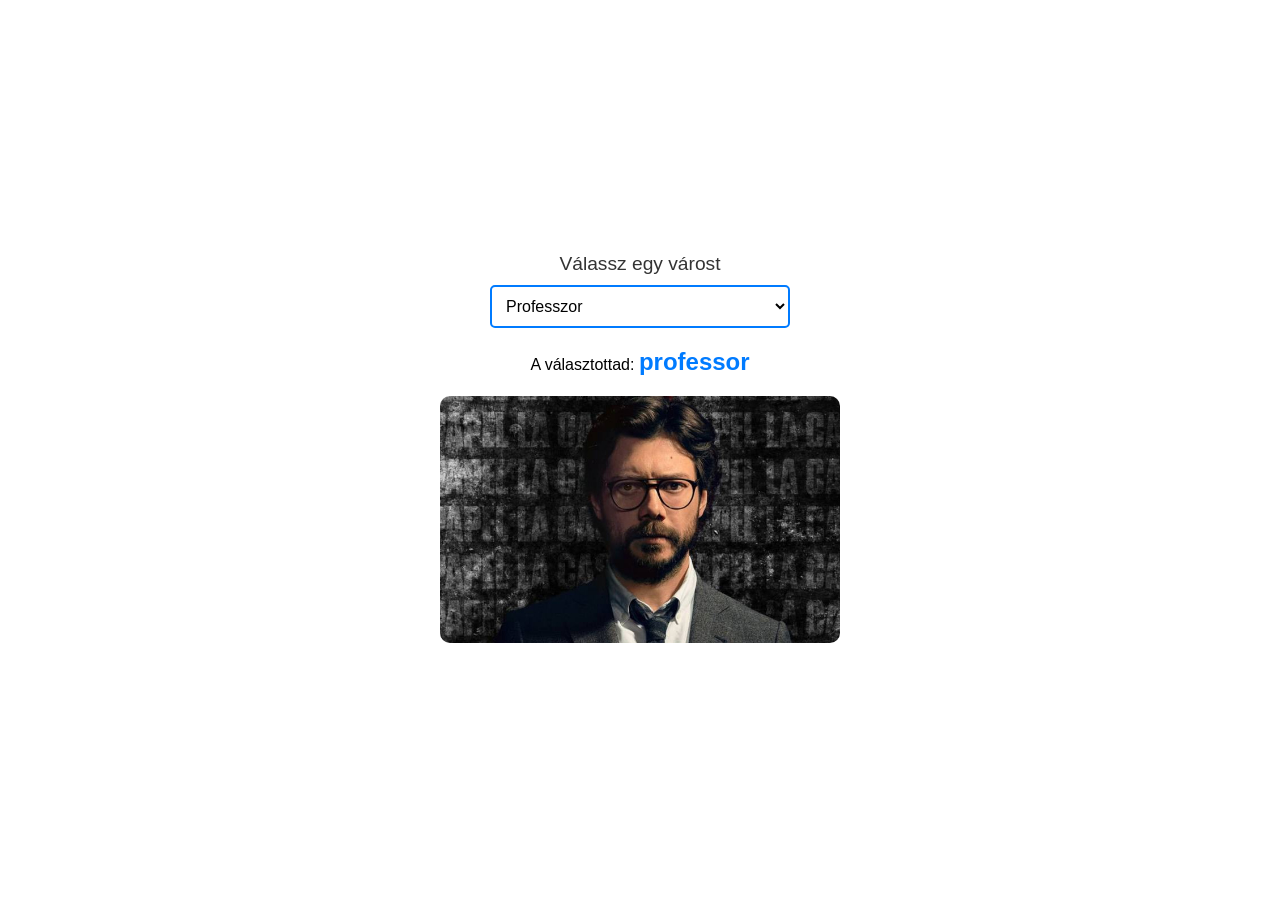
<file: 001_change_event/index.html>
<!DOCTYPE html>
<html lang="hu">

<head>
    <meta charset="UTF-8">
    <meta name="viewport" content="width=device-width, initial-scale=1.0">
    <title>Change Event</title>
    <link rel="stylesheet" href="style.css">
    <link rel="shortcut icon" href="./img/icon.svg" type="image/x-icon">
</head>

<body>
    <div class="container">
        <label for="city">Válassz egy várost</label>
        <select id="city" name="city">
            <option value="Berlin">Berlin</option>
            <option value="Tokyo">Tokyo</option>
            <option value="Rio">Rio</option>
            <option value="Nairobi">Nairobi</option>
            <option value="Lisbon">Lisszabon</option>
            <option value="Moscow">Moszkva</option>
            <option value="Denver">Denver</option>
            <option value="Stockholm">Stockholm</option>
            <option value="Helsinki">Helsinki</option>
            <option value="Professor" selected>Professzor</option>
        </select>
    </div>

    <div id="finish">
        <p>A választottad: <span id="demo">Berlin</span></p>
    
        <div id="image">
            
        </div>
    </div>

    <script src="script.js"></script>
</body>

</html>
</file>
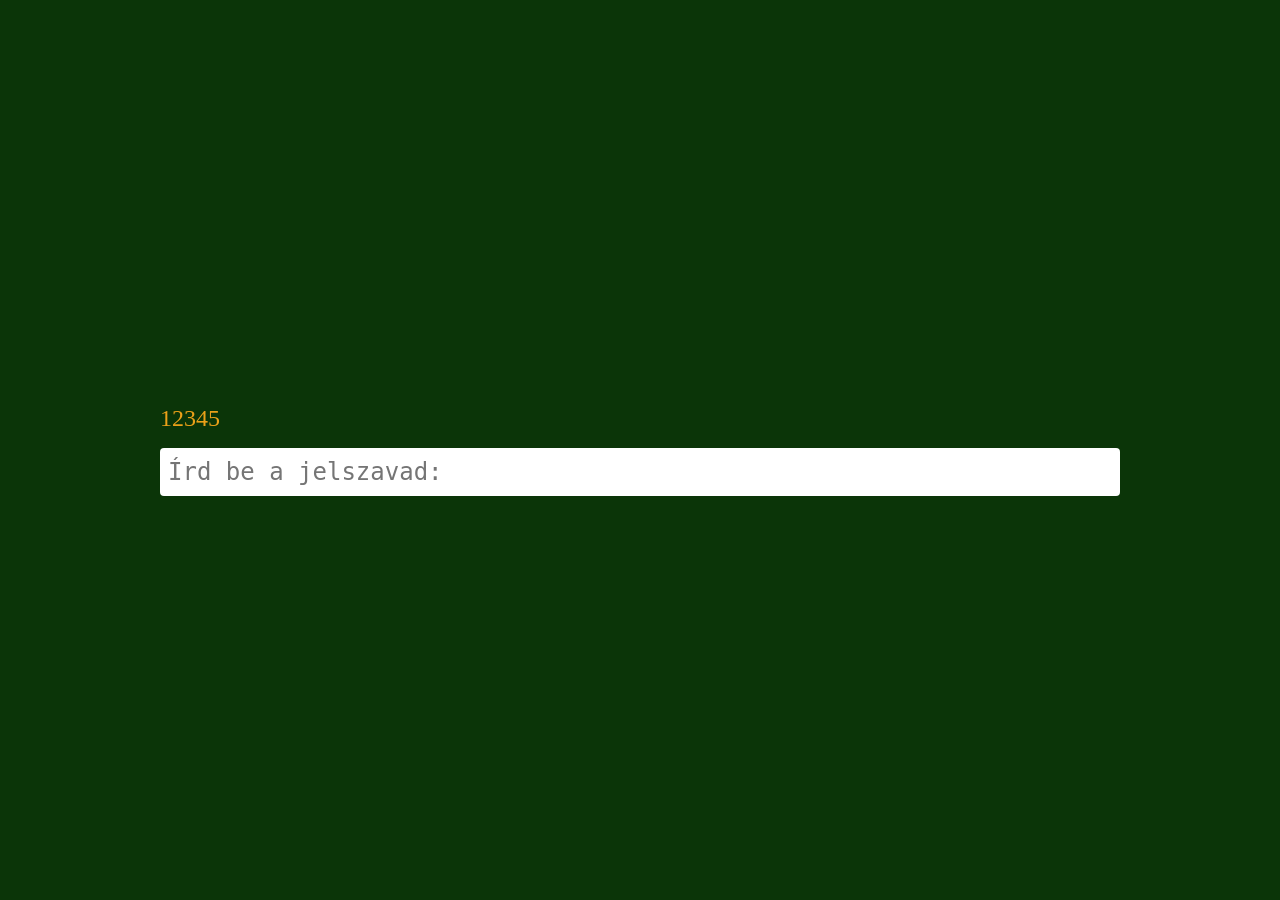
<file: 002_keypress_event/index.html>
<!DOCTYPE html>
<html lang="hu">
<head>
    <meta charset="UTF-8">
    <meta name="viewport" content="width=device-width, initial-scale=1.0">
    <title>Keypress-Keydown-Keyup event</title>
    <link rel="stylesheet" href="style.css">
</head>
<body>
    <div class="container">
        <span id="demo">12345</span>

        <textarea name="area" id="area" placeholder="Írd be a jelszavad:"></textarea>
    </div>

    <script src="script.js"></script>
</body>
</html>
</file>
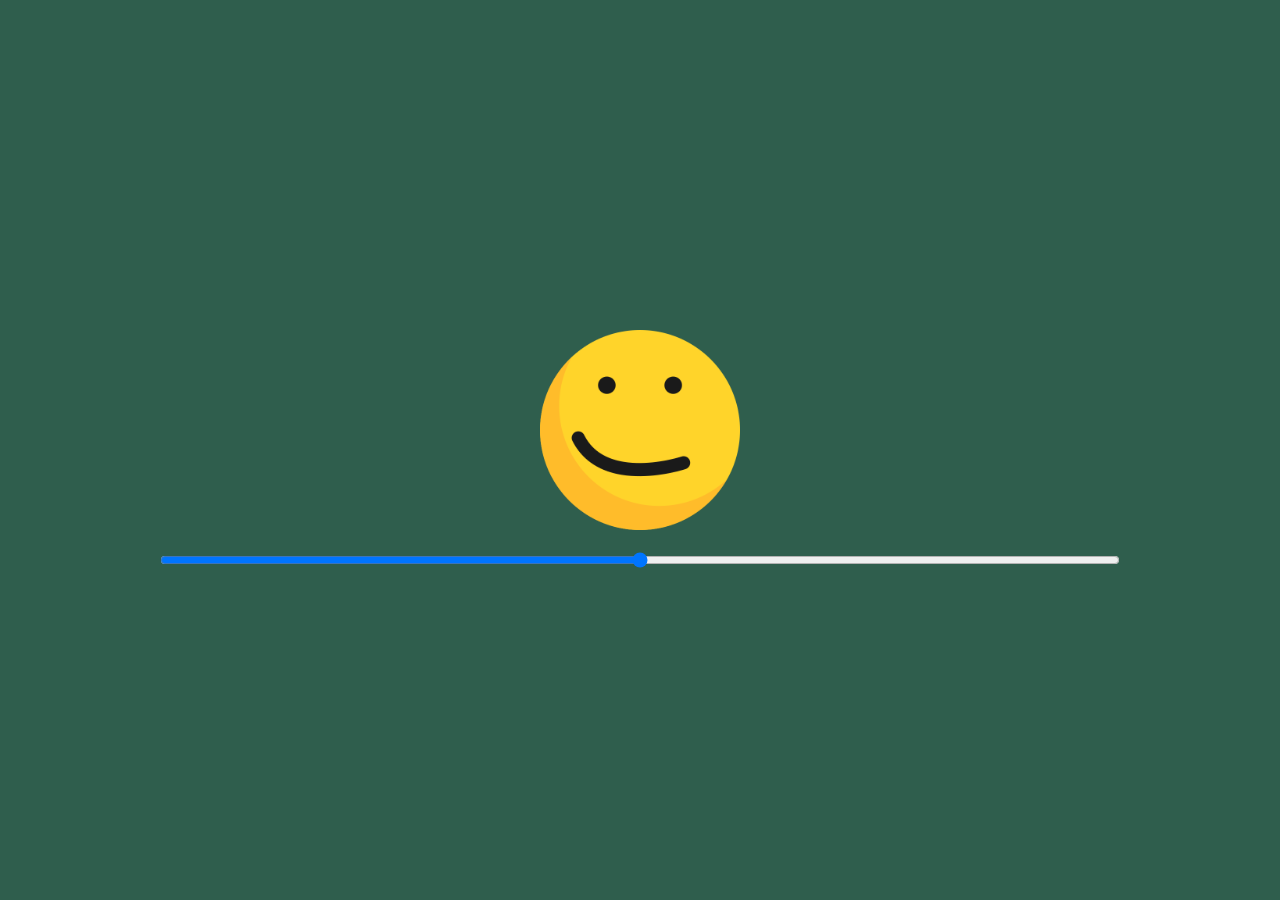
<file: 003_hangulat/index.html>
<!DOCTYPE html>
<html lang="hu">

<head>
    <meta charset="UTF-8">
    <meta name="viewport" content="width=device-width, initial-scale=1.0">
    <title>Hangulat</title>
    <link rel="stylesheet" href="./style.css">
    <link rel="shortcut icon" href="./img/face.ico" type="image/x-icon">
</head>

<body>
    <div class="container">
        <img src="./img/4.png" alt="" id="kep">
        <input type="range" id="csuszka" class="bomba-forma" min="0" max="6" step="1">
    </div>
    <script src="./script.js"></script>
</body>

</html
</file>
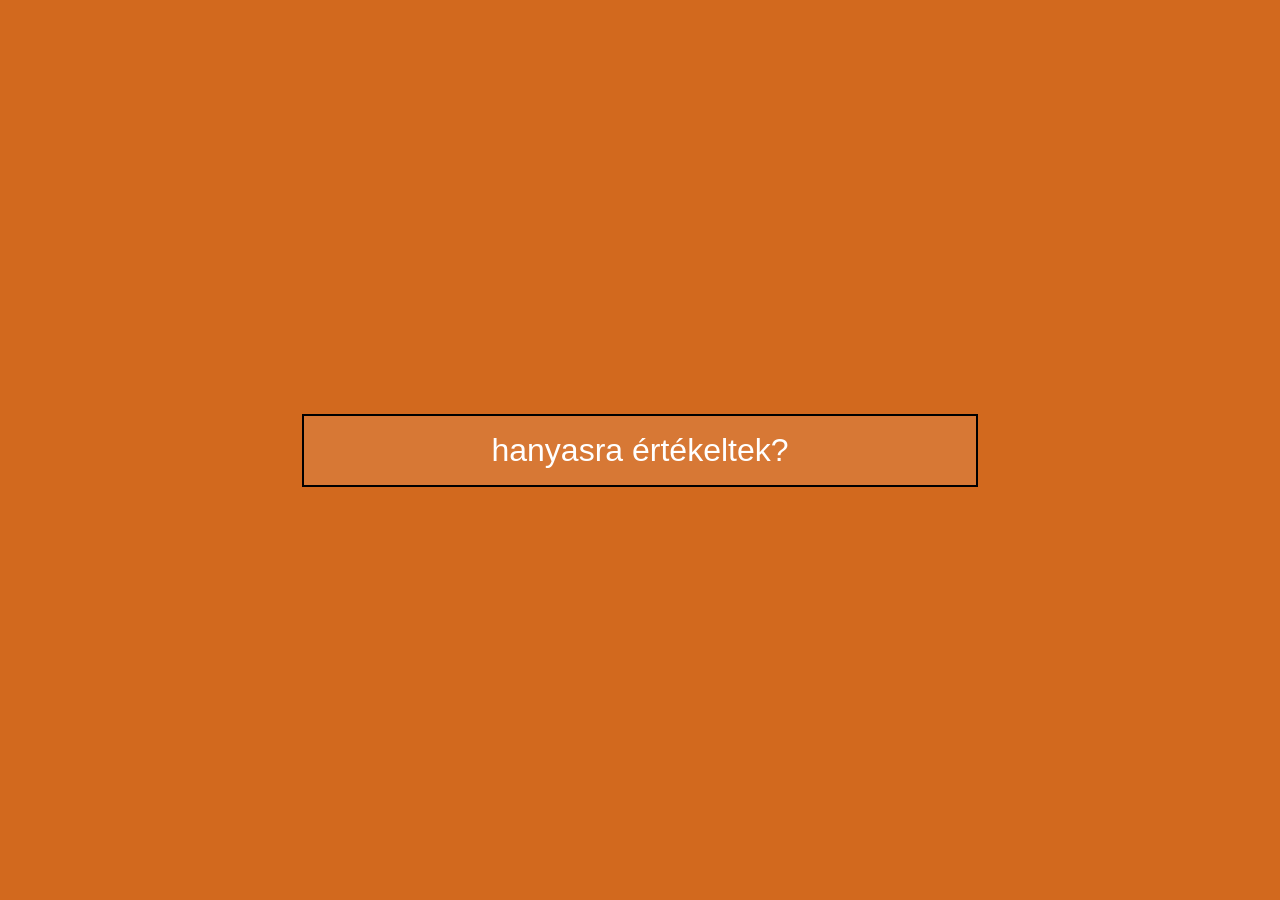
<file: 004_mouseover_event/index.html>
<!DOCTYPE html>
<html lang="hu">
<head>
    <meta charset="UTF-8">
    <meta name="viewport" content="width=device-width, initial-scale=1.0">
    <title>Mouseover - Mouseover events</title>
    <link rel="stylesheet" href="./style.css">
    <link rel="shortcut icon" href="./img/kep.jpg" type="image/x-icon">
</head>
<body>
    <div id="demo">
        <p>hanyasra értékeltek?</p>
        <!-- <img src="./img/kep.jpg" alt=""> -->
    </div>

    <script src="alap.js"></script>
</body>
</html>
</file>
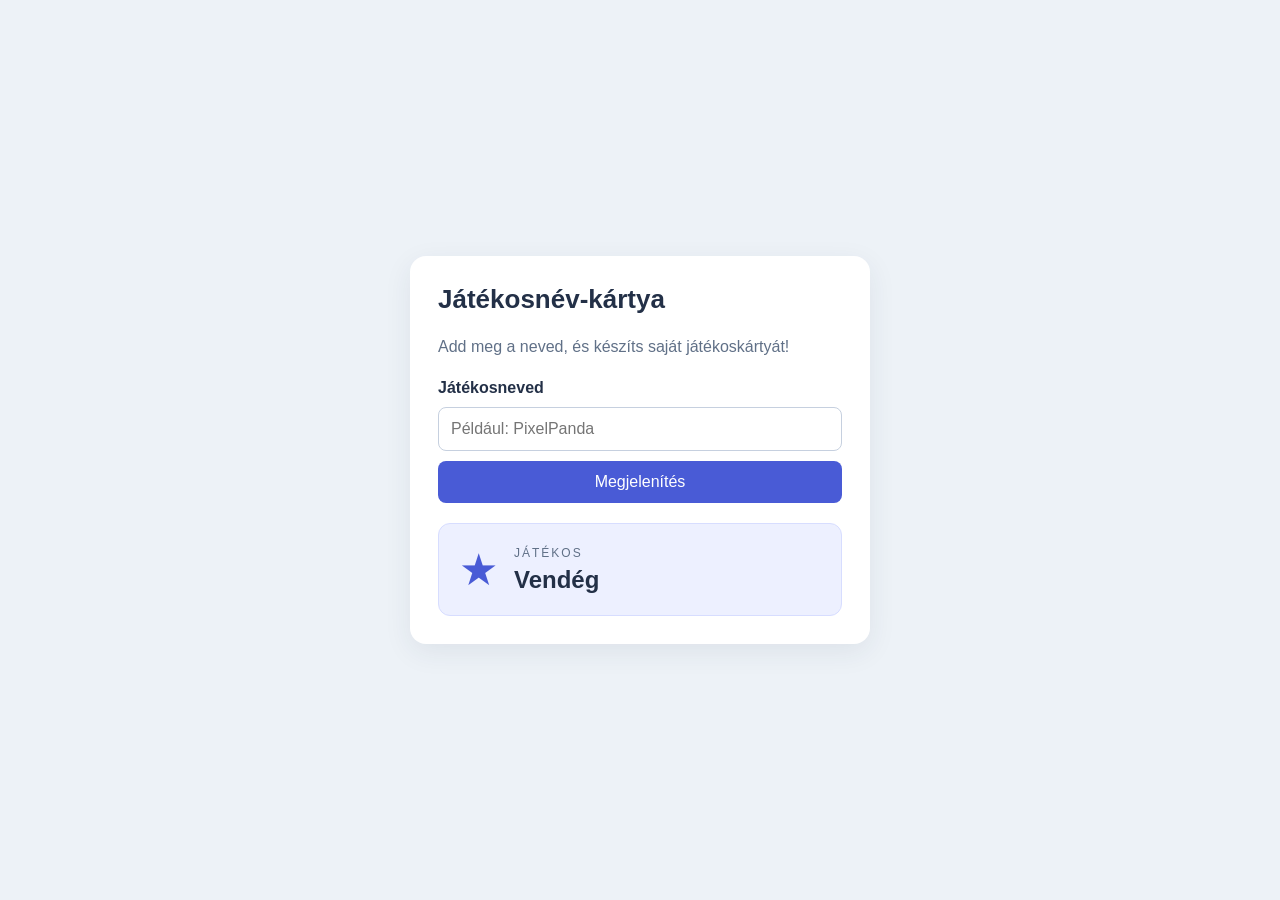
<file: 005_jatekosnev/index.html>
<!DOCTYPE html>
<html lang="hu">
<head>
    <meta charset="UTF-8">
    <meta name="viewport" content="width=device-width, initial-scale=1.0">
    <title>Játékosnév-kártya</title>
    <link rel="stylesheet" href="style.css">
</head>
<body>
    <main class="container">
        <h1>Játékosnév-kártya</h1>
        <p>Add meg a neved, és készíts saját játékoskártyát!</p>

        <div class="beallitasok">
            <label for="nev">Játékosneved</label>
            <input type="text" id="nev" placeholder="Például: PixelPanda" maxlength="20">
            <button type="button" id="gomb">Megjelenítés</button>
        </div>

        <div class="kartya">
            <span class="ikon" aria-hidden="true">★</span>
            <div>
                <p class="felirat">JÁTÉKOS</p>
                <h2 id="jatekosnev">Vendég</h2>
            </div>
        </div>
    </main>
    <script src="script.js"></script>
</body>
</html>
</file>
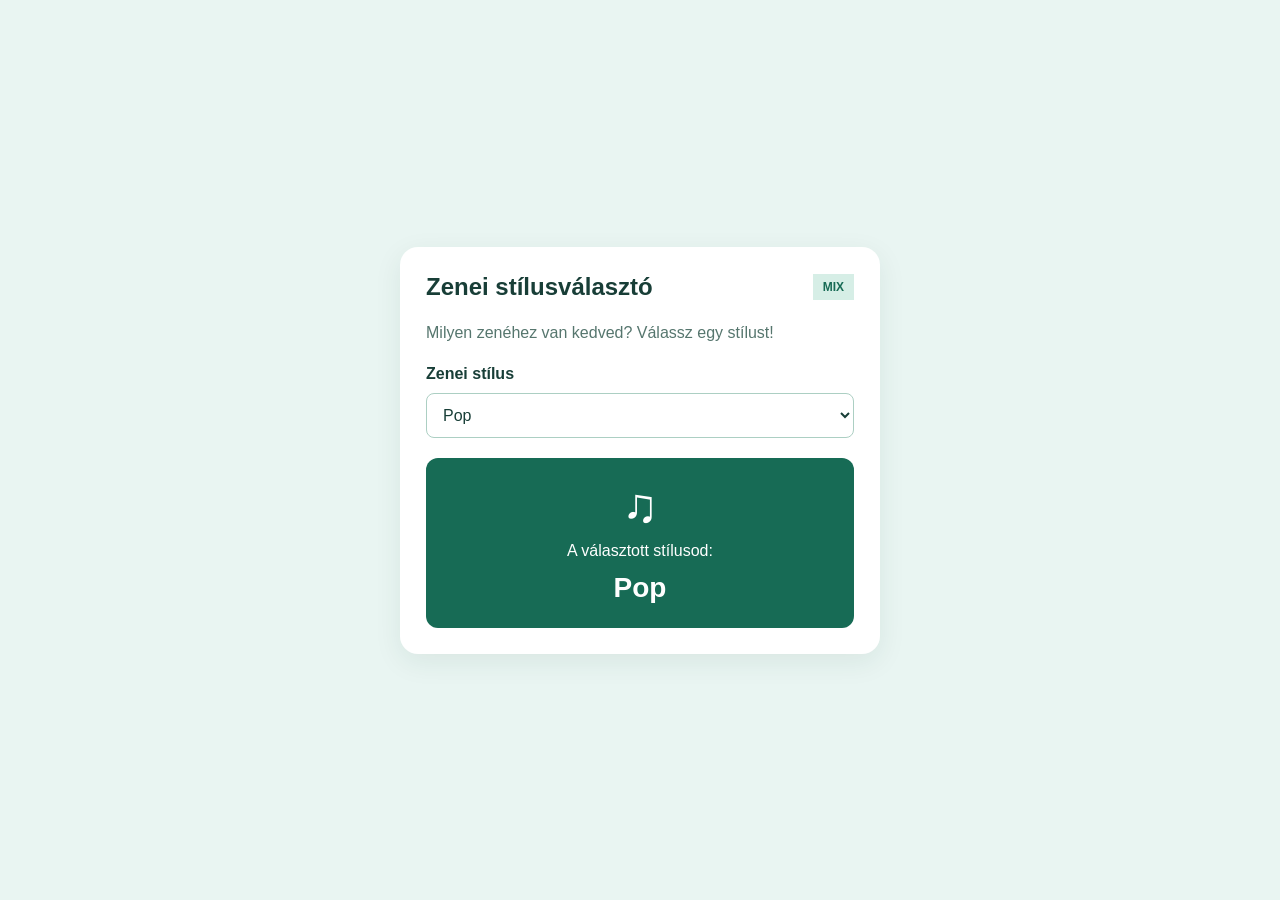
<file: 006_zenevalaszto/index.html>
<!DOCTYPE html>
<html lang="hu">
<head>
    <meta charset="UTF-8">
    <meta name="viewport" content="width=device-width, initial-scale=1.0">
    <title>Zenei stílusválasztó</title>
    <link rel="stylesheet" href="style.css">
</head>
<body>
    <main class="container">
        <header class="fejlec">
            <h1>Zenei stílusválasztó</h1>
            <span class="jelveny">MIX</span>
        </header>

        <p class="leiras">Milyen zenéhez van kedved? Válassz egy stílust!</p>

        <div class="beallitasok">
            <label for="stilus">Zenei stílus</label>
            <select id="stilus">
                <option value="Pop" selected>Pop</option>
                <option value="Rock">Rock</option>
                <option value="Jazz">Jazz</option>
                <option value="Elektronikus">Elektronikus</option>
                <option value="Klasszikus">Klasszikus</option>
            </select>
        </div>

        <section class="kartya">
            <span class="ikon" aria-hidden="true">♫</span>
            <p>A választott stílusod:</p>
            <h2 id="valasztott">Pop</h2>
        </section>
    </main>
    <script src="script.js"></script>
</body>
</html>
</file>
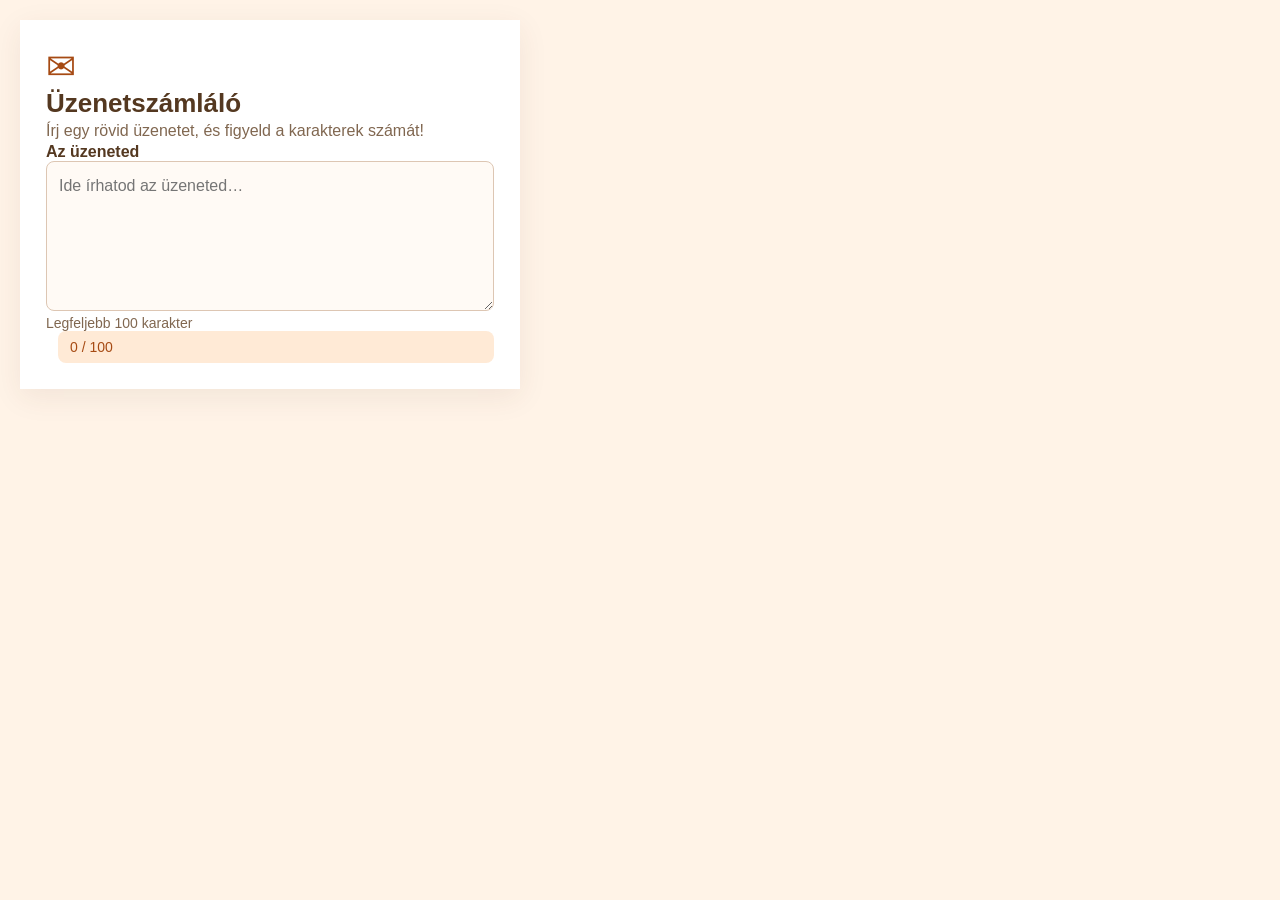
<file: 007_uzenetszamlalo/index.html>
<!DOCTYPE html>
<html lang="hu">
<head>
    <meta charset="UTF-8">
    <meta name="viewport" content="width=device-width, initial-scale=1.0">
    <title>Üzenetszámláló</title>
    <link rel="stylesheet" href="style.css">
</head>
<body>
    <main class="container">
        <header class="fejlec">
            <span class="ikon" aria-hidden="true">✉</span>
            <h1>Üzenetszámláló</h1>
        </header>

        <p class="leiras">Írj egy rövid üzenetet, és figyeld a karakterek számát!</p>

        <div class="szerkeszto">
            <label for="uzenet">Az üzeneted</label>
            <textarea id="uzenet" maxlength="100" placeholder="Ide írhatod az üzeneted…"></textarea>
        </div>

        <div class="info">
            <p>Legfeljebb 100 karakter</p>
            <p class="szamlalo"><span id="darab">0</span> / 100</p>
        </div>
    </main>
    <script src="script.js"></script>
</body>
</html>
</file>
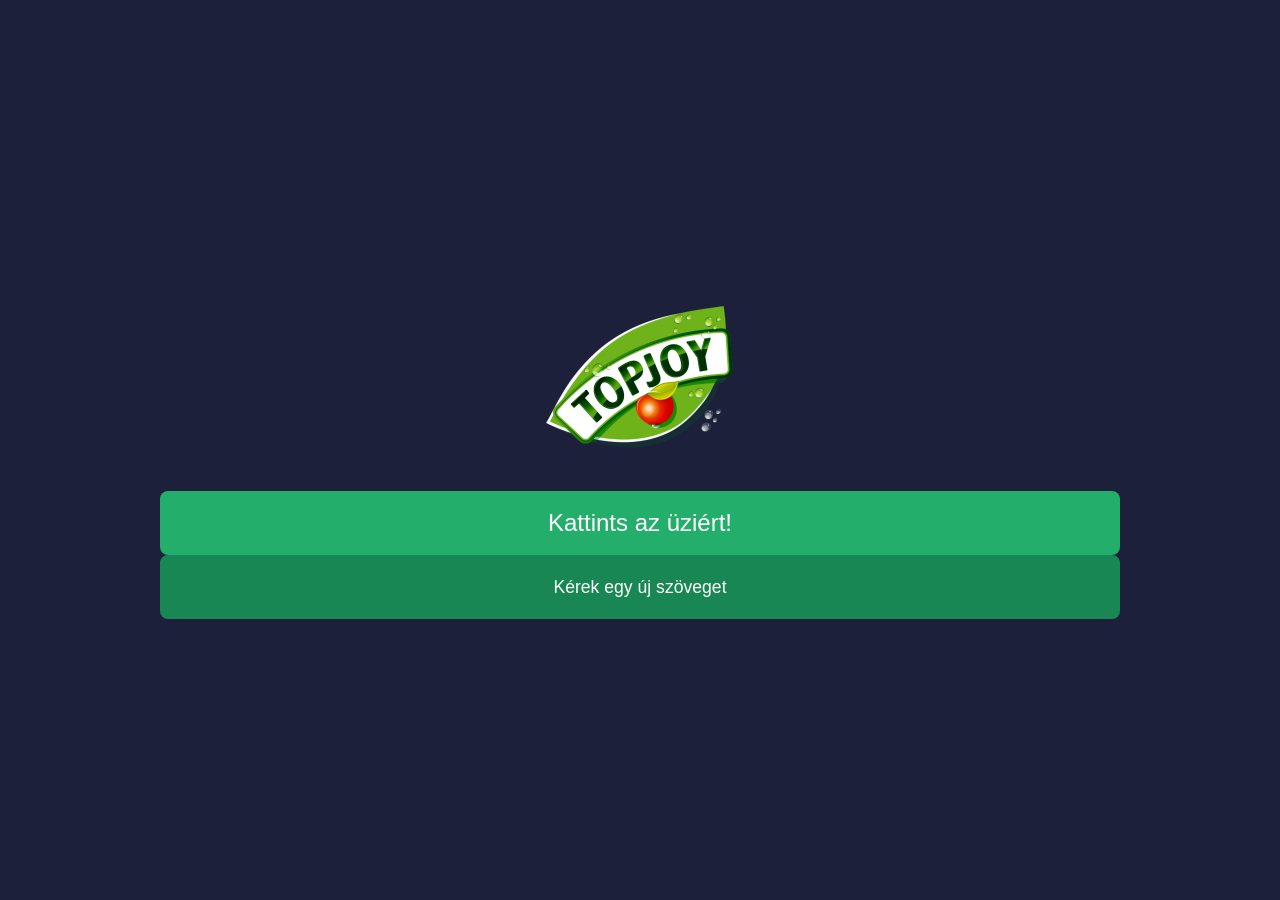
<file: 008_topjoy/index.html>
<!DOCTYPE html>
<html lang="hu">
<head>
    <meta charset="UTF-8">
    <meta name="viewport" content="width=device-width, initial-scale=1.0">
    <title>Topjoy</title>
    <link rel="stylesheet" href="stlye.css">
    <link rel="shortcut icon" href="topjoy.ico" type="image/x-icon">
</head>
<body>
    <div class="container">
        <div class="Image-container">
            <img src="./topjoy.png" alt="topjoy" class="img-fluid">
        </div>

        <div class="message-box" id="messageBox">
            Kattints az üziért!
        </div>

        <button class="custom-button" type="button" id="messageButton">
            Kérek egy új szöveget
        </button>
    </div>
    <script src="script.js"></script>
</body>
</html>
</file>
<file: 001_change_event/style.css>
* {
    margin: 0;
    padding: 0;
    box-sizing: border-box;
}

body {
    font-family: Arial, Helvetica, sans-serif;
    display: flex;
    align-items: center;
    justify-content: center;
    height: 100vh;
    flex-direction: column;
}

.container {
    margin-bottom: 20px;
    text-align: center;
    width: 75%;
}

label {
    font-size: 1.2rem;
    margin-bottom: 10px;
    display: block;
    color: #333333;
}

select {
    padding: 10px;
    font-size: 1rem;
    border-radius: 5px;
    border: 2px solid #007BFF;
    background-color: #FFFFFF;
    cursor: pointer;
    width: 100%;
    max-width: 300px;
    display: block;
    margin: 0 auto;
}

#finish {
    text-align: center;
    max-width: 800px;
    width: 100%;
    margin: 0 auto;
}

#demo {
    font-size: 1.5rem;
    color: #007BFF;
    font-weight: bold;
    margin-top: 20px;
}

#image img {
    margin-top: 20px;
    max-width: 50%;
    height: auto;
    border-radius: 10px;
}

@media (max-width: 768px) {
    select {
        max-width: 100%;
    }

    #image img {
        max-width: 80%;
    }
}

@media (max-width: 480px) {
    #demo {
        font-size: 1.2rem;
    }

    #image img {
        max-width: 90%;
    }
}
</file>
<file: 002_keypress_event/style.css>
* {
    margin: 0;
    padding: 0;
    box-sizing: border-box;
}

html {
    font-size: 16px;
}

body {
    background: #0B3508;
    color: #EBA119;
    height: 100vh; /* vh = viewport height */
    display: flex;
    justify-content: center; /* vízszintes igazítás flex-nél és gridnél */
    align-items: center; /* függőleges igazítás flex-nél és gridnél, ehhez mindenképp kell a height: 100vh */
    font-size: 1.5rem; /* rem = ez a gyökér elemhez viszonyítja a méretet, az alapértelmezett a html-ben 16px. A 1.5rem = 16 * 1.5 = 24px */
}

.container {
    /* border: 10px solid black; */
    width: 75%;
    display: flex;
    flex-direction: column;
    gap: 1rem;
}

textarea {
    border-radius: 0.25rem;
    border: none;
    height: 3rem;
    line-height: 3rem;
    font-size: 1.5rem;
    text-indent: 0.5rem;
    outline: none;
    resize: none;
}
</file>
<file: 003_hangulat/style.css>
* {
    margin: 0;
    padding: 0;
    box-sizing: border-box;
}

html {
    font-size: 16px;
}

body {
    background: #2F5E4D;
    font-family: Arial, Helvetica, sans-serif;
    /* border: 1px solid red; */
    display: flex;
    height: 100vh;
    justify-content: center;
    align-items: center;
}

.container {
    width: 75%;
    /* border: 1px solid red; */
    display: flex;
    flex-direction: column;
    justify-content: center;
    align-items: center;
    gap: 1.25rem;
}

.container > img {
    height: 200px;
}

.container > input {
    width: 100%;
    height: 1.25rem;
    background: #CCCCCC;
    color: #FFFFFF;
    border-radius: 5rem;
}

.container > input::-webkit-slider-thumb {
    width: 1.5rem;
    height: 1.5rem;
    border-radius: 50%;
    background-color: black;
}
</file>
<file: 004_mouseover_event/style.css>
* {
    margin: 0;
    padding: 0;
    box-sizing: content-box;
}

html{
    font-size: 16px;

}

body{
    font-family: Arial, Helvetica, sans-serif;
    background-color: chocolate;
    color: white;
    display: flex;
    justify-content: center;
    align-items: center;
    min-height: 100vh;
    user-select: none;
}

#demo {
    display: flex;
    justify-content: center;
    align-items: center;
    border: 2px black solid;
    width: 50%;
    padding: 1rem;
    background: #FFFFFF1a;
    cursor: pointer; 
    overflow:hidden;
}

#demo > p {
    font-size: 2rem;
    text-align: center;
}

#demo > img {
    max-height: 80%;
    max-width: 80%;
    border-radius: 0.75rem;
    border: 1px solid black;
}
</file>
<file: 005_jatekosnev/style.css>
* {
    margin: 0;
    padding: 0;
    box-sizing: border-box;
}

body {
    font-family: Arial, Helvetica, sans-serif;
    background: #edf2f7;
    color: #233047;
    min-height: 100vh;
    padding: 20px;
    /* FELADAT: A fő doboz középre igazítása flexszel. */
    display: flex;
    justify-content: center;
    align-items: center;
}

.container {
    width: 100%;
    max-width: 460px;
    padding: 28px;
    background: white;
    box-shadow: 0 8px 28px #23304714;
    /* FELADAT: Függőleges flex elrendezés, 20px térköz. */
    /* FELADAT: 16px-es sarokkerekítés. */
    display: flex;
    flex-direction: column;
    gap: 20px;
    border-radius: 16px;
}

h1 {
    font-size: 26px;
}

.container > p {
    color: #607087;
    line-height: 1.5;
}

.beallitasok {
    /* FELADAT: Függőleges flex elrendezés, 10px térköz. */
    display: flex;
    flex-direction: column;
    gap: 10px;
}

label {
    font-weight: bold;
}

input {
    width: 100%;
    min-width: 0;
    padding: 12px;
    border: 1px solid #c6d0df;
    border-radius: 8px;
    font: inherit;
}

button {
    padding: 12px 18px;
    border: none;
    border-radius: 8px;
    background: #495bd6;
    color: white;
    font: inherit;
    /* FELADAT: Mutató kéz alakú egérkurzor. */
    cursor: pointer;
}

.kartya {
    background: #edf0ff;
    border: 1px solid #d7ddff;
    border-radius: 12px;
    padding: 20px;
    /* FELADAT: Vízszintes flex elrendezés, függőleges középre igazítás, 16px térköz. */
    display: flex;
    align-items: center;
    gap: 16px;
}

.ikon {
    color: #495bd6;
    font-size: 44px;
}

.felirat {
    color: #607087;
    font-size: 12px;
    letter-spacing: 2px;
    margin-bottom: 6px;
}

#jatekosnev {
    font-size: 24px;
    overflow-wrap: anywhere;
}

.kartya > div {
    min-width: 0;
}
</file>
<file: 006_zenevalaszto/style.css>
* {
    margin: 0;
    padding: 0;
    box-sizing: border-box;
}

body {
    font-family: Arial, Helvetica, sans-serif;
    background: #e9f5f2;
    color: #183e37;
    min-height: 100vh;
    padding: 20px;
    /* FELADAT: Flexszel igazítsd középre a fő dobozt mindkét irányban! */
    display: flex;
    align-items: center;
    justify-content: center;
}

.container {
    width: 100%;
    max-width: 480px;
    padding: 26px;
    background: white;
    border-radius: 18px;
    box-shadow: 0 8px 28px #183e3714;
    /* FELADAT: Függőleges flex elrendezés, 20px térközzel. */
    display: flex;
    flex-direction: column;
    gap: 20px;
}

.fejlec {
    /* FELADAT: Vízszintes flex elrendezés, függőleges középre igazítás.
       A cím balra, a MIX jelvény jobbra kerüljön, a köztük maradó
       szabad helyet oszd el! */
       display: flex;
       justify-content: space-between;
       align-items: center;
}

h1 {
    font-size: 24px;
}

.jelveny {
    padding: 6px 10px;
    background: #d6eee6;
    color: #176b55;
    font-size: 12px;
    font-weight: bold;
    margin-left: 12px;
}

.leiras {
    color: #56766e;
    line-height: 1.5;
}

.beallitasok {
    /* FELADAT: Függőleges flex elrendezés, 10px térközzel. */
    display: flex;
    flex-direction: column;
    gap: 10px;
}

label {
    font-weight: bold;
}

select {
    width: 100%;
    padding: 12px;
    border: 1px solid #accfc3;
    border-radius: 8px;
    background: white;
    color: #183e37;
    font: inherit;
    /* FELADAT: Mutató kéz alakú egérkurzor. */
    cursor: pointer;
}

.kartya {
    background: #176b55;
    color: white;
    padding: 24px;
    text-align: center;
    /* FELADAT: Függőleges flex elrendezés, vízszintesen középre
       igazított gyermekelemekkel, 12px térközzel. */
       display: flex;
       flex-direction: column;
       justify-content: center;
       gap: 12px;
    /* FELADAT: 12px-es sarokkerekítés. */
       border-radius: 12px;
}

.ikon {
    font-size: 48px;
    line-height: 1;
}

#valasztott {
    font-size: 28px;
}
</file>
<file: 007_uzenetszamlalo/style.css>
* {
    margin: 0;
    padding: 0;
    box-sizing: border-box;
}

body {
    font-family: Arial, Helvetica, sans-serif;
    background: #fff3e7;
    color: #543820;
    min-height: 100vh;
    padding: 20px;
    /* FELADAT: Flexszel igazítsd középre a fő dobozt mindkét irányban! */
}

.container {
    width: 100%;
    max-width: 500px;
    padding: 26px;
    background: white;
    box-shadow: 0 8px 28px #54382014;
    /* FELADAT: Függőleges flex elrendezés, 20px térközzel. */
    /* FELADAT: 16px-es sarokkerekítés. */
}

.fejlec {
    /* FELADAT: Vízszintes flex elrendezés, függőleges középre
       igazítás, 12px térköz. */
}

.ikon {
    font-size: 36px;
    color: #a64a13;
}

h1 {
    font-size: 26px;
}

.leiras {
    color: #806750;
    line-height: 1.5;
}

.szerkeszto {
    /* FELADAT: Függőleges flex elrendezés, 10px térközzel. */
}

label {
    font-weight: bold;
}

textarea {
    width: 100%;
    min-height: 150px;
    padding: 12px;
    border: 1px solid #ddc6b3;
    border-radius: 8px;
    background: #fffaf5;
    color: #543820;
    font: inherit;
    line-height: 1.5;
    resize: vertical;
}

.info {
    color: #806750;
    font-size: 14px;
    /* FELADAT: Vízszintes flex elrendezés, függőleges középre
       igazítás. A két felirat a sor két szélére kerüljön! */
}

.szamlalo {
    padding: 8px 12px;
    border-radius: 8px;
    background: #ffead6;
    color: #a64a13;
    white-space: nowrap;
    margin-left: 12px;
    /* FELADAT: Félkövér betűvastagság. */
}
</file>
<file: 008_topjoy/stlye.css>
* {
    margin: 0;
    padding: 0;
    box-sizing: border-box;
}

html {
    font-size: 16px;

}

body {
    background: #1C203A;
    font-family: Arial, Helvetica, sans-serif;
    display: flex;
    justify-content: center;
    align-items: center;
    min-height: 100vh;
    color: white;
}

.container {
    /* border: 1px solid white; */
    width: 75%;
    display: flex;
    flex-direction: column;
    align-items: center;

    
}

.Image-container{
    margin-bottom: 1rem;

}

.img-fluid{
    max-width: 100%;
    height: auto;
}

.message-box, .custom-button{
width: 100%;
height: 4rem;
border-radius: 0.5rem;
text-align: center;
line-height: 4rem;
border: none;
}

.message-box{
    background-color: #23AF6B;
    font-size: 1.5rem;
}

.custom-button{
    background-color: #198754;
    color: white;
    font-size: 1.1rem;
    cursor: pointer;
    transition: filter 0.5s ease;
}

.custom-button:hover{   
    filter: grayscale(50%);
}
</file>
